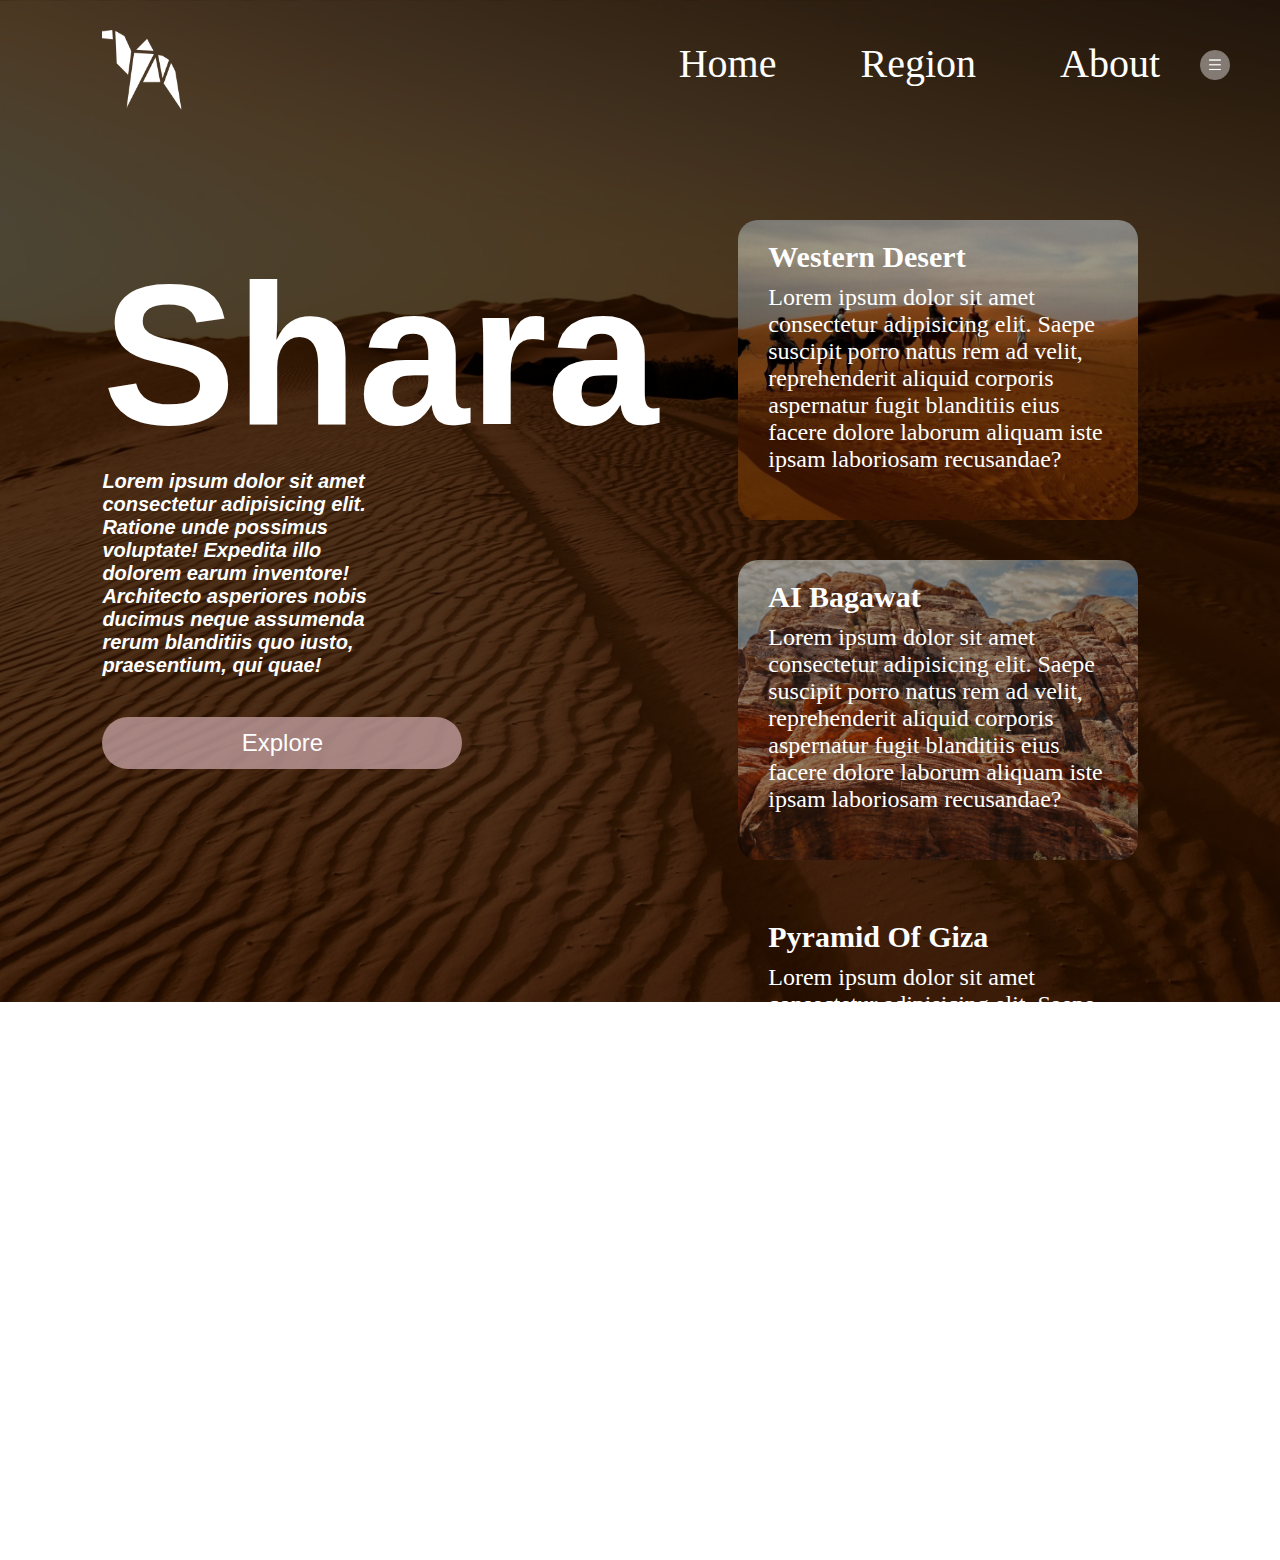
<file: index.html>
<!DOCTYPE html>
<html lang="en">
<head>
    <meta charset="UTF-8">
    <meta http-equiv="X-UA-Compatible" content="IE=edge">
    <meta name="viewport" content="width=device-width, initial-scale=1.0">
    <link rel="stylesheet" href="new.css">
    <title>Document</title>
</head>
<body>
<div id="body">
    <div class="navbar">
        <img src="logo.png" class="logo" alt="">
        <nav>
            <ul>
                <li> <a href="Home">Home</a></li>
                <li> <a href="Region">Region</a></li>
                <li> <a href="About">About</a></li>
            </ul>
        </nav>
        <img src="menu.png" class="menu-icon" alt="">
        
    </div>
    <div class="text">
       <div class="left" id="">
        <h1>Shara</h1>
        <h6>Lorem ipsum dolor sit amet consectetur adipisicing elit. Ratione unde possimus voluptate! Expedita illo dolorem earum inventore! Architecto asperiores nobis ducimus neque assumenda rerum blanditiis quo iusto, praesentium, qui quae!</h6>
<button>Explore</button>
</div>
<div class="col">
    <div class="card" id="card1">
        <h5>Western Desert</h5>
        <p>Lorem ipsum dolor sit amet consectetur adipisicing elit. Saepe suscipit porro natus rem ad velit, reprehenderit aliquid corporis aspernatur fugit blanditiis eius facere dolore laborum aliquam iste ipsam laboriosam recusandae?</p>
    </div>
    <div class="card" id="card2">
        <h5>AI Bagawat</h5>
        <p>Lorem ipsum dolor sit amet consectetur adipisicing elit. Saepe suscipit porro natus rem ad velit, reprehenderit aliquid corporis aspernatur fugit blanditiis eius facere dolore laborum aliquam iste ipsam laboriosam recusandae?</p>
    </div>
    <div class="card" id="">
        <h5>Pyramid Of Giza</h5>
        <p>Lorem ipsum dolor sit amet consectetur adipisicing elit. Saepe suscipit porro natus rem ad velit, reprehenderit aliquid corporis aspernatur fugit blanditiis eius facere dolore laborum aliquam iste ipsam laboriosam recusandae?</p>
    </div>
    <div class="card" id="4">
        <h5>Kalahari Desert</h5>
        <p>Lorem ipsum dolor sit amet consectetur adipisicing elit. Saepe suscipit porro natus rem ad velit, reprehenderit aliquid corporis aspernatur fugit blanditiis eius facere dolore laborum aliquam iste ipsam laboriosam recusandae?</p>
    </div>
    
</div>
</div>
    
    </div>

</body>
</html>
</file>
<file: new.css>
* {
    margin: 0;
    padding: 0;


}

#body {
   

    background: linear-gradient(rgba(0, 0, 0, 0.7), rgba(0, 0, 0, 0.7)), url(background.png);
    background-attachment: fixed;
    background-position: 100%;
    background-size: cover;
    padding-left: 8%;
 
}

.navbar {
    display: flex;


}

.logo {
    width: 50px;
    height: 50px;
    display: inline-block;
    position: absolute;
    top: 10px;

}

nav {
    display: inline-block;
    position: absolute;
    right: 80px;


}

.menu-icon {
    width: 15px;
    height: 15px;
    display: inline-block;
    position: absolute;
    right: 25px;
    top: 20px;
}

li {
    display: inline-block;
    padding-top: 20px;
}

a {
    padding: 20px;
    padding-top: 20px;
    text-decoration: none;
    color: white;
}

.text {
    color: white;
    display: flex;


    padding-top: 100px;

    width: 100%;
}

h1 {
    margin-top: 20px;
    font-size: 100px;
    font-family: 'Franklin Gothic Medium', 'Arial Narrow', Arial, sans-serif;
}

h6 {
    font-size: 10px;
    font-family: 'Franklin Gothic Medium', 'Arial Narrow', Arial, sans-serif;
    font-style: italic;
    width: 300px;
}

button {
    margin-top: 20px;
    width: 180px;
    color: rgb(255, 255, 255);
    font-size: 12px;
    padding: 12px 0;
    background: rgba(189, 153, 153, 0.815);

    border: 0;
    border-radius: 20px;
    cursor: pointer;
    transition-duration: 1s;
}

button:hover {
    background: white;
    color: rgb(0, 0, 0);
    transform: 1.5;
}

.card {
    width: 200px;
    height: 150px;
    display: inline-block;
    border-radius: 10px;
    padding: 10px 15px;
    box-sizing: border-box;
    cursor: pointer;
    margin: 10px 15px;
    background-position: center;
    background-size: cover;
}

h5 {
    font-size: 15px;
    margin-bottom: 10px;
}

p {
    font-size: 12px;
}

.col {
    padding-left: 50px;


}

#card1 {

    transition-duration: 1s;
    background-image: linear-gradient(rgba(0, 0, 0, 0.4), rgba(0, 0, 0, 0.4)), url(pic-1.png);
}

#card2 {

    transition-duration: 1s;
    background-image: linear-gradient(rgba(0, 0, 0, 0.4), rgba(0, 0, 0, 0.4)), url(pic-2.png);
}

#card3 {

    transition-duration: 1s;
    background-image: linear-gradient(rgba(0, 0, 0, 0.4), rgba(0, 0, 0, 0.4)), url(pic-3.png);
}

#card4 {
    transition-duration: 1s;
    background-image: linear-gradient(rgba(0, 0, 0, 0.4), rgba(0, 0, 0, 0.4)), url(pic-4.png);
}

.card:hover {
    transform: scale(1.2);
}

@media (max-width:600px) {
    .text {
        display: flex;
        flex-direction: column;

    }

    button {
        margin-left: 20px;
    }

    h6 {
        margin: -15px;
    }

    .left {
        padding-left: 50px;
    }

}

@media(max-width:370px) {
    nav ul {
        margin-right: -40px;
    }

    .left {
        margin-left: -30px
    }

    .col {
        margin-left: -23px;
    }

    button {
        margin-left: 30px;
    }

    .card {

        height: 220px;

        margin-top: 30px;
    }
}

@media(min-width:1000px) {
    #body {
        width: 100%;
        height: 100vh;
        background: linear-gradient(rgba(0, 0, 0, 0.7), rgba(0, 0, 0, 0.7)), url(background.png);

        background-position: center;
        background-size: cover;
        padding-left: 8%;
        padding-bottom: 8%
    }

    .logo {
        width: 80px;
        height: 80px;
        display: inline-block;
        position: absolute;
        top: 30px;

    }

    nav {
        display: inline-block;
        position: absolute;
        right: 80px;


    }

    .menu-icon {
        width: 30px;
        height: 30px;
        display: inline-block;
        position: absolute;
        right: 50px;
        top: 50px;
    }

    li {
        display: inline-block;
        padding-top: 40px;
    }

    a {
        font-size: 40px;
        padding: 40px;
        padding-top: 40px;
        text-decoration: none;
        color: white;
    }

    .text {
        color: white;
        display: flex;


        padding-top: 200px;

        width: 100%;
    }

    h1 {
        margin-top: 40px;
        font-size: 200px;
        font-family: 'Franklin Gothic Medium', 'Arial Narrow', Arial, sans-serif;
    }

    h6 {
        font-size: 20px;
        font-family: 'Franklin Gothic Medium', 'Arial Narrow', Arial, sans-serif;
        font-style: italic;
        width: 300px;
    }

    button {
        margin-top: 40px;
        width: 360px;
        color: rgb(255, 255, 255);
        font-size: 24px;
        padding: 24px 12;
        background: rgba(189, 153, 153, 0.815);

        border: 2;
        border-radius: 40px;
        cursor: pointer;
        transition-duration: 1s;
    }

    .card {
        width: 400px;
        height: 300px;
        display: inline-block;
        border-radius: 20px;
        padding: 20px 30px;
        box-sizing: border-box;
        cursor: pointer;
        margin: 20px 30px;
        background-position: center;
        background-size: cover;
    }

    h5 {
        font-size: 30px;
        margin-bottom: 10px;
    }

    p {
        font-size: 24px;
    }

    .col {
        height: 1000px;
        padding-left: 50px;


    }

    #card1 {

        transition-duration: 1s;
        background-image: linear-gradient(rgba(0, 0, 0, 0.4), rgba(0, 0, 0, 0.4)), url(pic-1.png);
    }

    #card2 {

        transition-duration: 1s;
        background-image: linear-gradient(rgba(0, 0, 0, 0.4), rgba(0, 0, 0, 0.4)), url(pic-2.png);
    }

    #card3 {

        transition-duration: 1s;
        background-image: linear-gradient(rgba(0, 0, 0, 0.4), rgba(0, 0, 0, 0.4)), url(pic-3.png);
    }

    #card4 {
        transition-duration: 1s;
        background-image: linear-gradient(rgba(0, 0, 0, 0.4), rgba(0, 0, 0, 0.4)), url(pic-4.png);
    }

}

@media(max-width:414px) {
    .logo {
        width: 40px;
        height: 40px;
        top: 10px;

    }

    nav {

        right: 30px;


    }

    .menu-icon {
        width: 15px;
        height: 15px;
        display: inline-block;
        position: absolute;
        right: 15px;
        top: 25px;
    }

    li {

        padding-top: 20px;
    }

    a {
        padding: 10px;
        padding-top: 10px;
        text-decoration: none;
        color: white;
    }

    .text {
        color: white;
        display: flex;


        padding-top: 100px;

        width: 100%;

    }
}
@media(max-width:369px){
    .menu-icon {
     display: none;
    }

    li {

        padding-right: 10px;
    }
}
</file>
